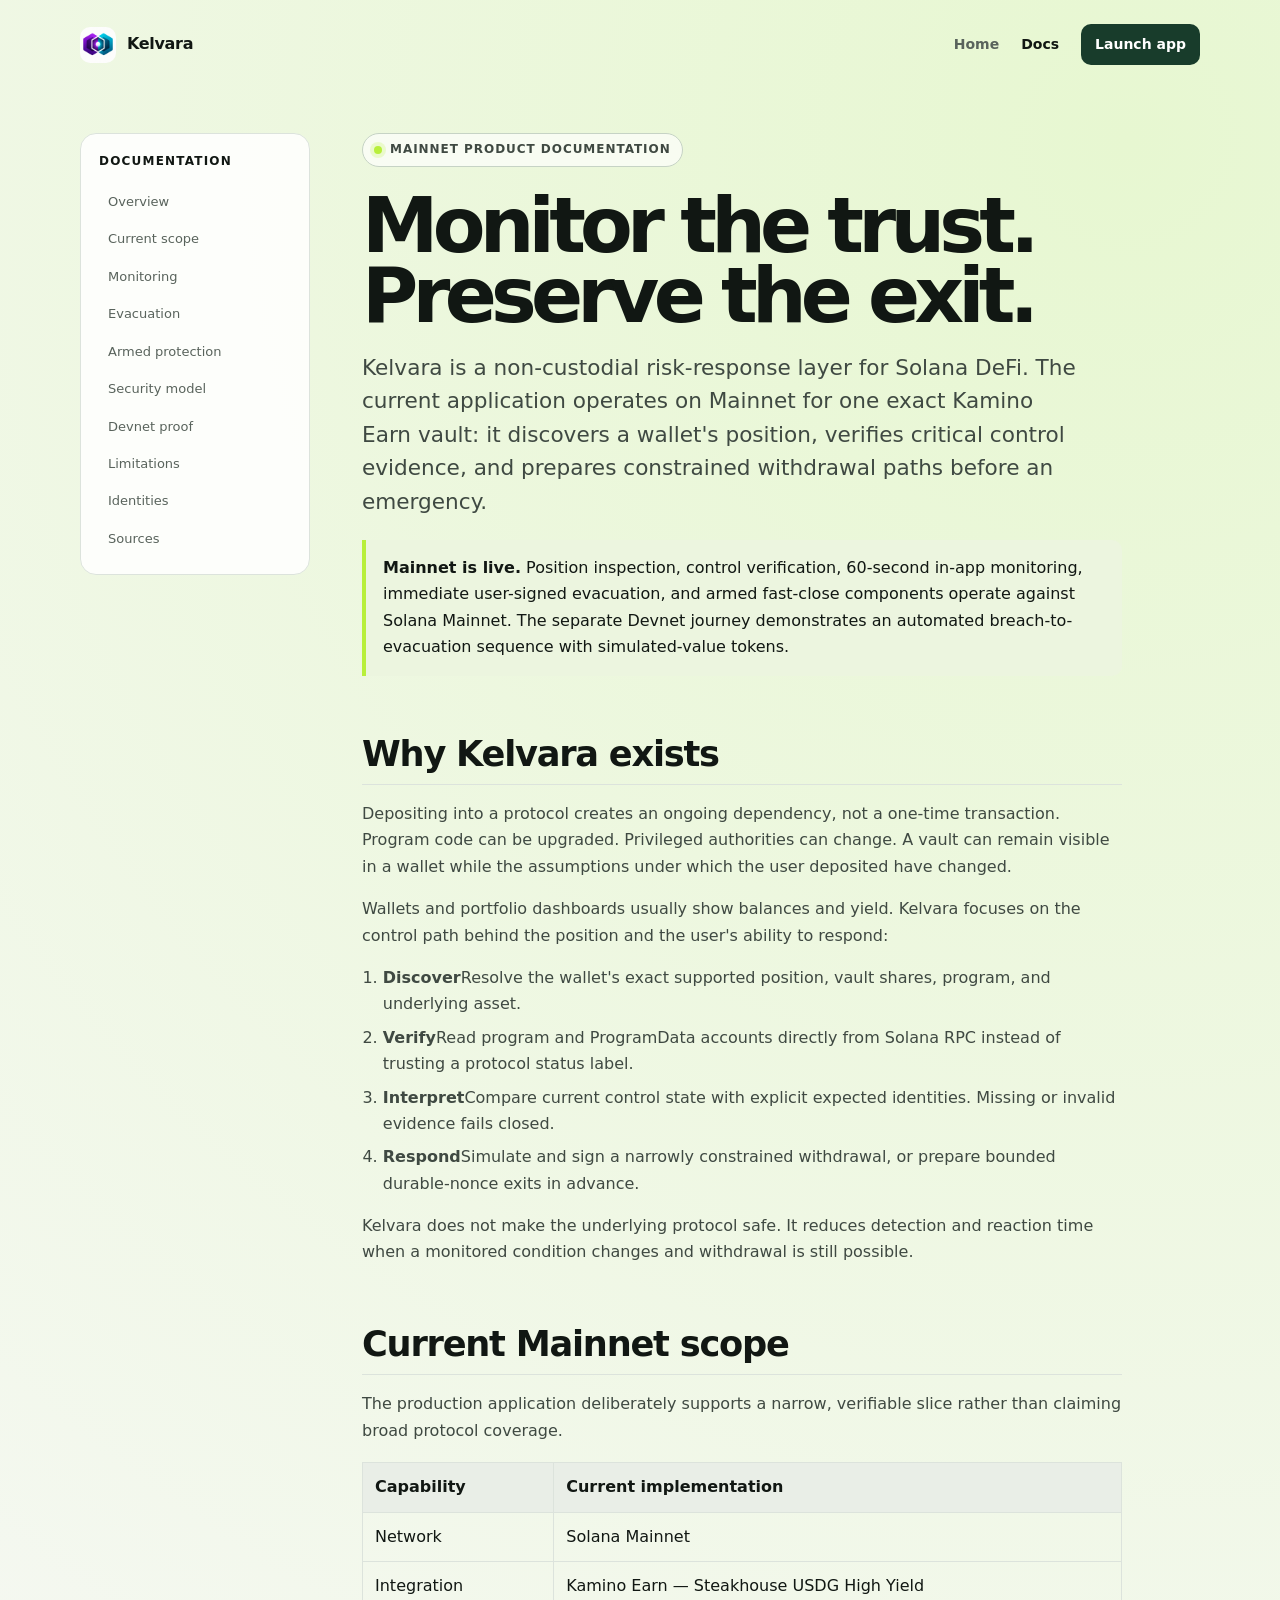
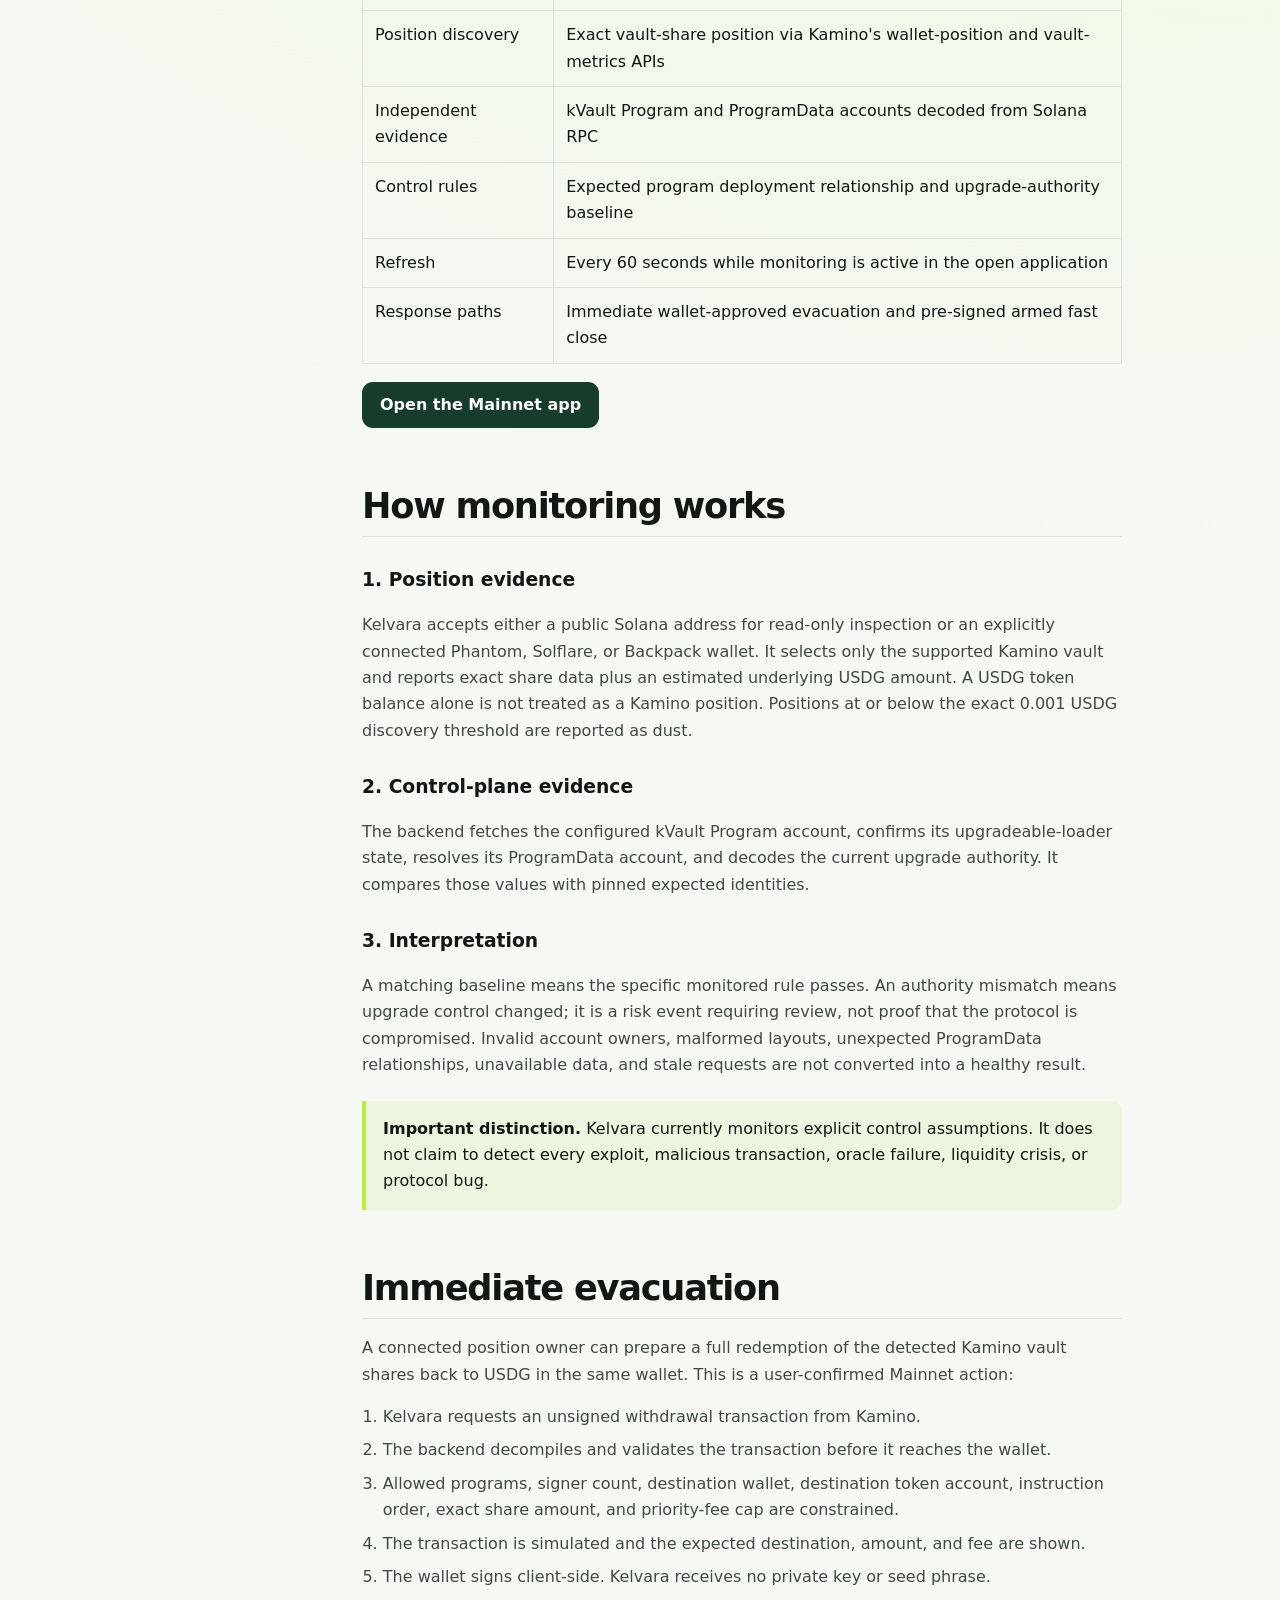
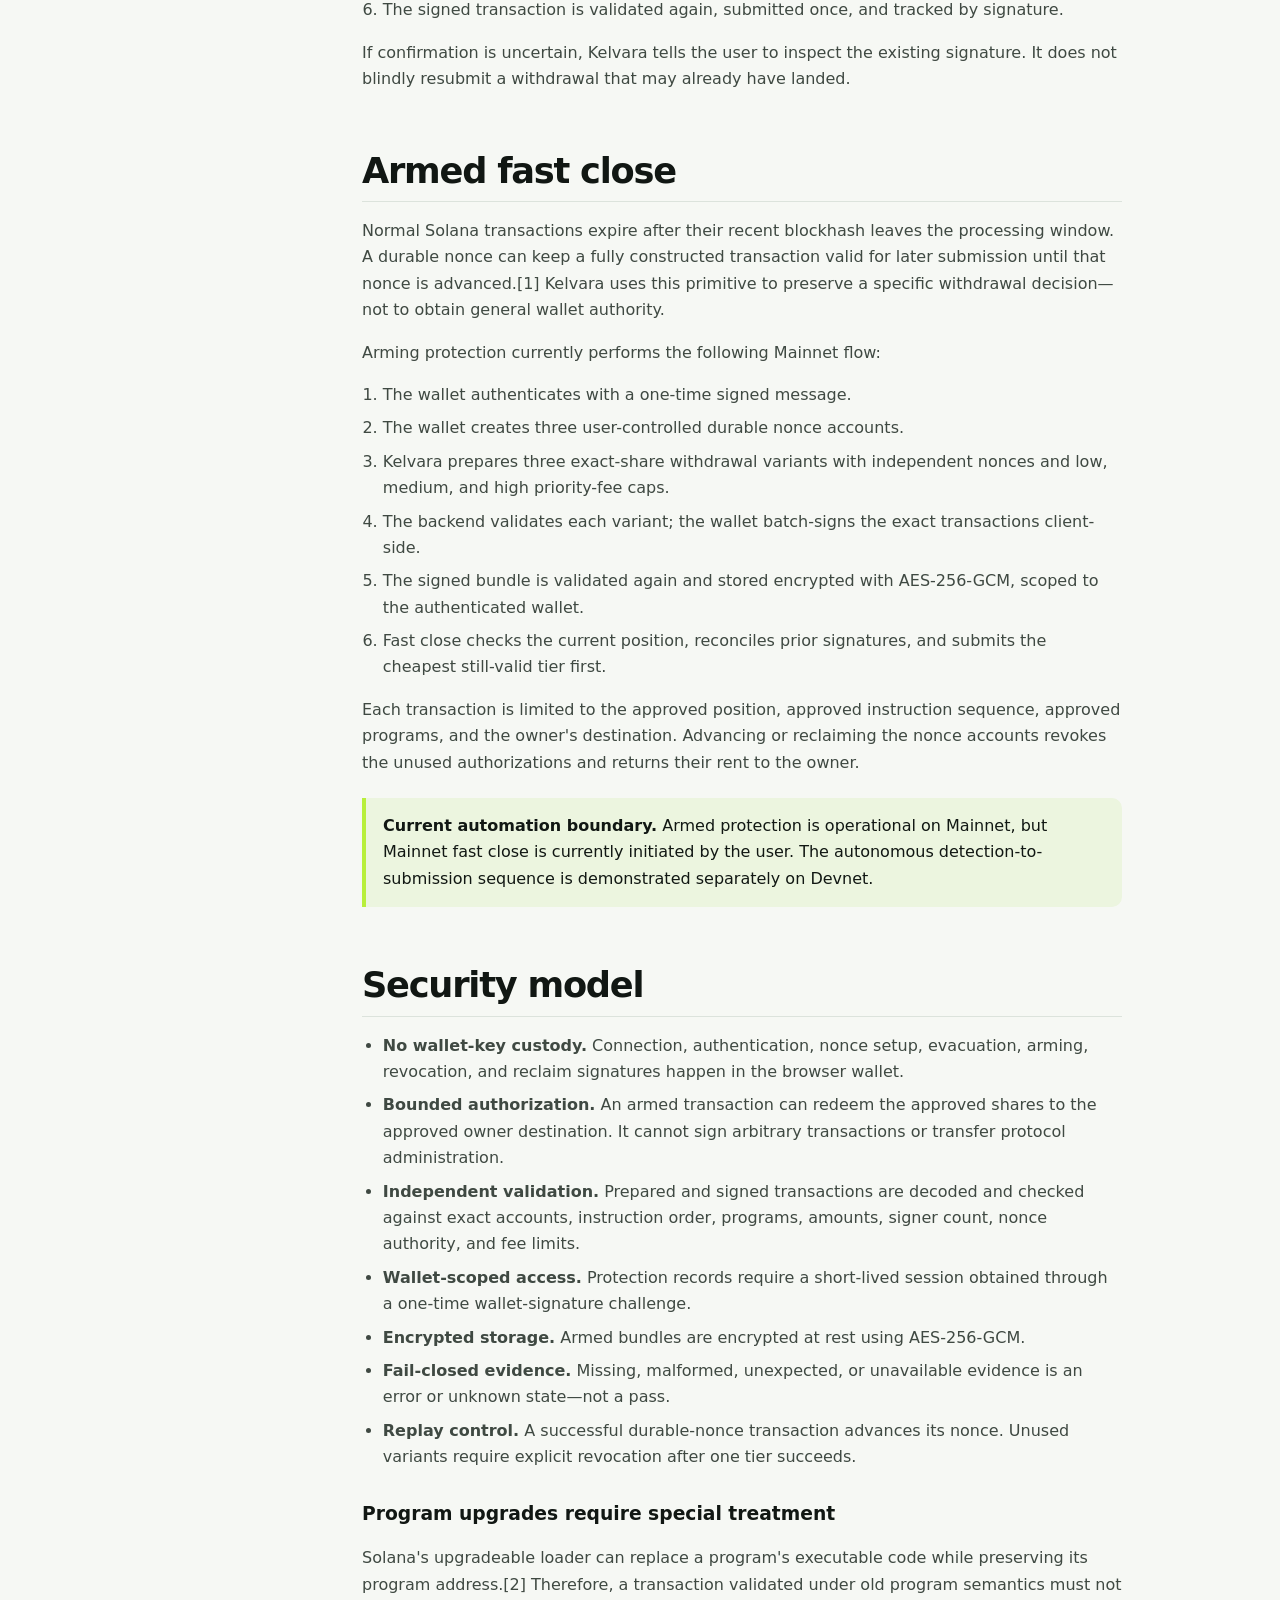
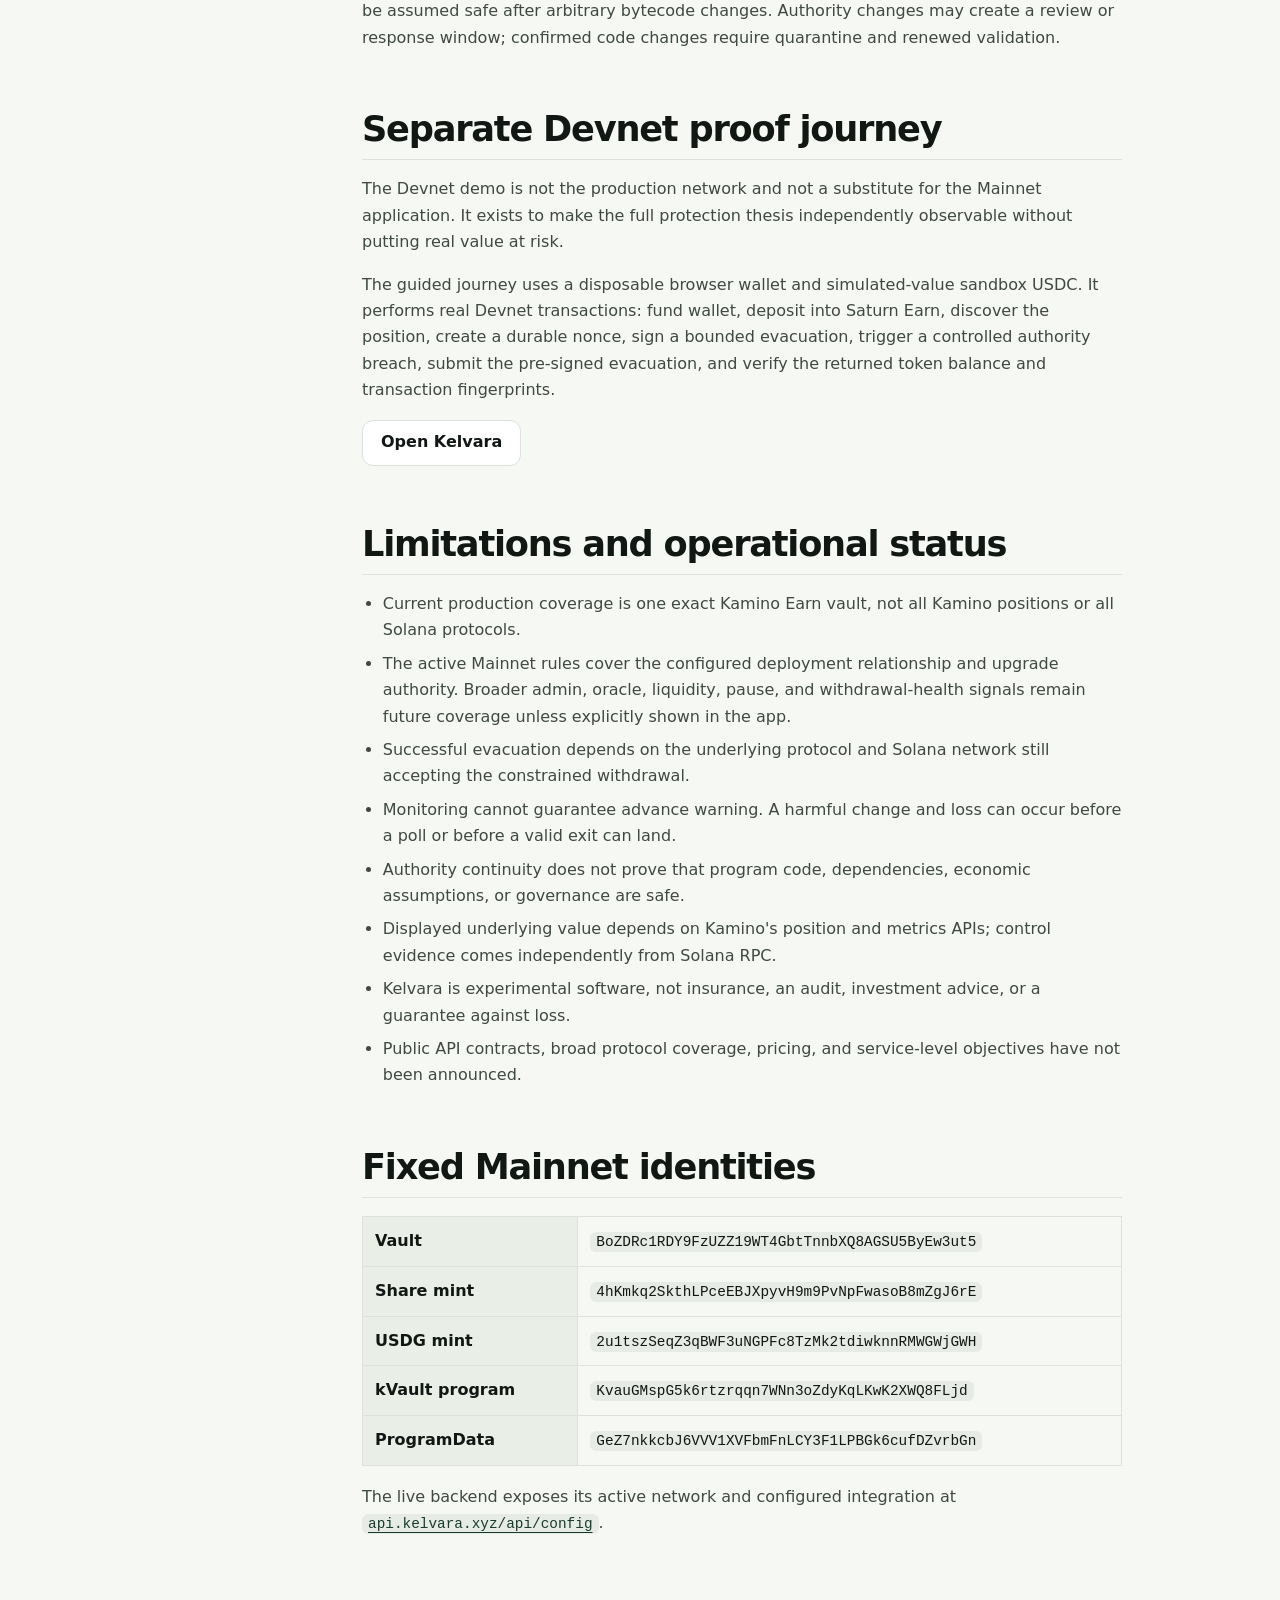
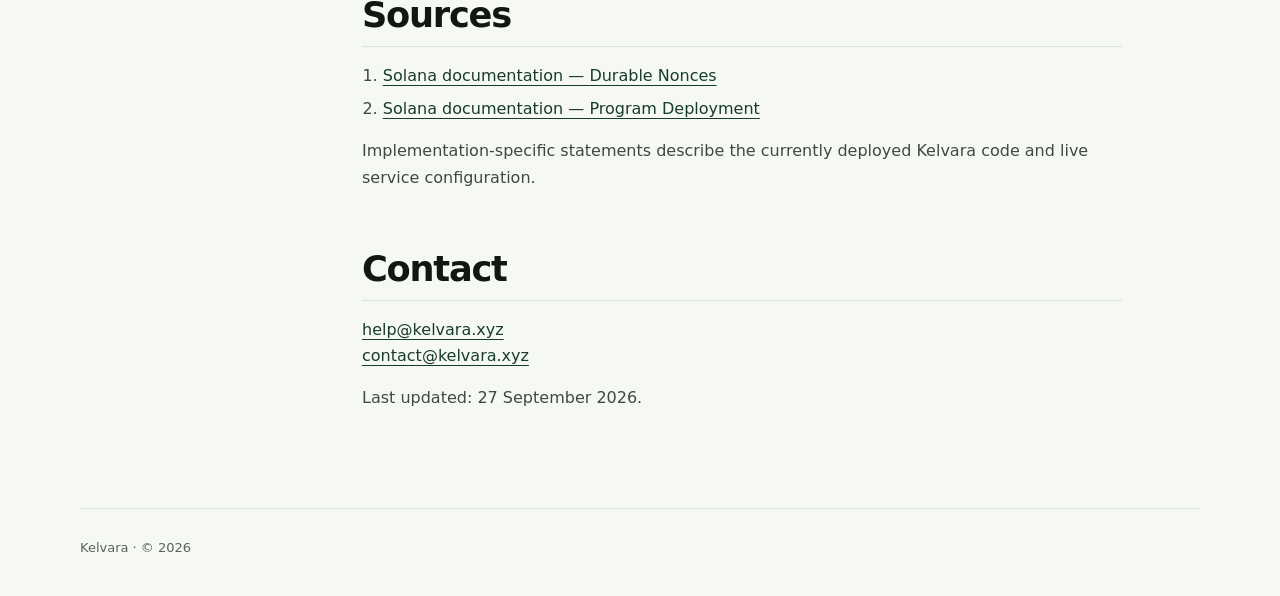
<file: docs/index.html>
<!doctype html>
<html lang="en">
<head>
  <meta charset="utf-8">
  <meta name="viewport" content="width=device-width,initial-scale=1">
  <title>Kelvara Docs | Mainnet Monitoring and Evacuation</title>
  <meta name="description" content="Current Kelvara documentation: Mainnet Kamino position discovery, control monitoring, user-signed evacuation, armed protection, security boundaries, and the separate Devnet proof journey.">
  <meta name="robots" content="index, follow, max-image-preview:large">
  <link rel="canonical" href="https://kelvara.xyz/docs/">
  <link rel="stylesheet" href="/assets/site.css?v=20260927-docs-current">
  <script src="/assets/posthog.js"></script>
  <link rel="icon" href="/assets/kelvara-icon.png?v=2" type="image/png">
  <link rel="shortcut icon" href="/assets/kelvara-icon.png?v=2" type="image/png">
  <link rel="apple-touch-icon" href="/assets/kelvara-icon.png?v=2">
  <meta name="theme-color" content="#183c2b">
  <meta property="og:type" content="article">
  <meta property="og:site_name" content="Kelvara">
  <meta property="og:title" content="Kelvara Docs | Mainnet Monitoring and Evacuation">
  <meta property="og:description" content="How Kelvara monitors a live Kamino Mainnet position and provides bounded, non-custodial evacuation paths.">
  <meta property="og:url" content="https://kelvara.xyz/docs/">
  <meta property="og:image" content="https://kelvara.xyz/og-image.svg">
  <meta name="twitter:card" content="summary_large_image">
  <meta name="twitter:title" content="Kelvara Docs | Mainnet Monitoring and Evacuation">
  <meta name="twitter:description" content="Current Mainnet capabilities, implementation, security boundaries, and Devnet proof journey.">
  <meta name="twitter:image" content="https://kelvara.xyz/og-image.svg">
  <script type="application/ld+json">{"@context":"https://schema.org","@type":"TechArticle","headline":"Kelvara Mainnet monitoring and evacuation","description":"Current implementation and security boundaries for Kelvara's Solana Mainnet protection application.","dateModified":"2026-09-27","url":"https://kelvara.xyz/docs/","publisher":{"@type":"Organization","name":"Kelvara","url":"https://kelvara.xyz/"}}</script>
</head>
<body>
  <header class="site-header wrap">
    <a class="brand" href="/" aria-label="Kelvara home"><img class="mark" src="/assets/kelvara-icon.png" alt="" width="36" height="36">Kelvara</a>
    <nav class="nav" aria-label="Main navigation"><a href="/">Home</a><a href="/docs/" aria-current="page">Docs</a><a class="nav-launch" href="https://app.kelvara.xyz">Launch app</a></nav>
  </header>

  <div class="docs-shell wrap">
    <aside class="toc">
      <strong>Documentation</strong>
      <nav aria-label="Documentation sections">
        <a href="#overview">Overview</a>
        <a href="#current-scope">Current scope</a>
        <a href="#monitoring">Monitoring</a>
        <a href="#evacuation">Evacuation</a>
        <a href="#armed-protection">Armed protection</a>
        <a href="#security">Security model</a>
        <a href="#devnet">Devnet proof</a>
        <a href="#limitations">Limitations</a>
        <a href="#identities">Identities</a>
        <a href="#sources">Sources</a>
      </nav>
    </aside>

    <main class="docs">
      <p class="eyebrow">Mainnet product documentation</p>
      <h1>Monitor the trust.<br>Preserve the exit.</h1>
      <p class="lead">Kelvara is a non-custodial risk-response layer for Solana DeFi. The current application operates on Mainnet for one exact Kamino Earn vault: it discovers a wallet's position, verifies critical control evidence, and prepares constrained withdrawal paths before an emergency.</p>

      <div class="note status-note"><strong>Mainnet is live.</strong> Position inspection, control verification, 60-second in-app monitoring, immediate user-signed evacuation, and armed fast-close components operate against Solana Mainnet. The separate Devnet journey demonstrates an automated breach-to-evacuation sequence with simulated-value tokens.</div>

      <section id="overview">
        <h2>Why Kelvara exists</h2>
        <p>Depositing into a protocol creates an ongoing dependency, not a one-time transaction. Program code can be upgraded. Privileged authorities can change. A vault can remain visible in a wallet while the assumptions under which the user deposited have changed.</p>
        <p>Wallets and portfolio dashboards usually show balances and yield. Kelvara focuses on the control path behind the position and the user's ability to respond:</p>
        <ol class="process-list">
          <li><strong>Discover</strong><span>Resolve the wallet's exact supported position, vault shares, program, and underlying asset.</span></li>
          <li><strong>Verify</strong><span>Read program and ProgramData accounts directly from Solana RPC instead of trusting a protocol status label.</span></li>
          <li><strong>Interpret</strong><span>Compare current control state with explicit expected identities. Missing or invalid evidence fails closed.</span></li>
          <li><strong>Respond</strong><span>Simulate and sign a narrowly constrained withdrawal, or prepare bounded durable-nonce exits in advance.</span></li>
        </ol>
        <p>Kelvara does not make the underlying protocol safe. It reduces detection and reaction time when a monitored condition changes and withdrawal is still possible.</p>
      </section>

      <section id="current-scope">
        <h2>Current Mainnet scope</h2>
        <p>The production application deliberately supports a narrow, verifiable slice rather than claiming broad protocol coverage.</p>
        <table>
          <thead><tr><th>Capability</th><th>Current implementation</th></tr></thead>
          <tbody>
            <tr><td>Network</td><td>Solana Mainnet</td></tr>
            <tr><td>Integration</td><td>Kamino Earn — Steakhouse USDG High Yield</td></tr>
            <tr><td>Position discovery</td><td>Exact vault-share position via Kamino's wallet-position and vault-metrics APIs</td></tr>
            <tr><td>Independent evidence</td><td>kVault Program and ProgramData accounts decoded from Solana RPC</td></tr>
            <tr><td>Control rules</td><td>Expected program deployment relationship and upgrade-authority baseline</td></tr>
            <tr><td>Refresh</td><td>Every 60 seconds while monitoring is active in the open application</td></tr>
            <tr><td>Response paths</td><td>Immediate wallet-approved evacuation and pre-signed armed fast close</td></tr>
          </tbody>
        </table>
        <p><a class="button docs-button" href="https://app.kelvara.xyz">Open the Mainnet app</a></p>
      </section>

      <section id="monitoring">
        <h2>How monitoring works</h2>
        <h3>1. Position evidence</h3>
        <p>Kelvara accepts either a public Solana address for read-only inspection or an explicitly connected Phantom, Solflare, or Backpack wallet. It selects only the supported Kamino vault and reports exact share data plus an estimated underlying USDG amount. A USDG token balance alone is not treated as a Kamino position. Positions at or below the exact 0.001 USDG discovery threshold are reported as dust.</p>

        <h3>2. Control-plane evidence</h3>
        <p>The backend fetches the configured kVault Program account, confirms its upgradeable-loader state, resolves its ProgramData account, and decodes the current upgrade authority. It compares those values with pinned expected identities.</p>

        <h3>3. Interpretation</h3>
        <p>A matching baseline means the specific monitored rule passes. An authority mismatch means upgrade control changed; it is a risk event requiring review, not proof that the protocol is compromised. Invalid account owners, malformed layouts, unexpected ProgramData relationships, unavailable data, and stale requests are not converted into a healthy result.</p>

        <div class="note"><strong>Important distinction.</strong> Kelvara currently monitors explicit control assumptions. It does not claim to detect every exploit, malicious transaction, oracle failure, liquidity crisis, or protocol bug.</div>
      </section>

      <section id="evacuation">
        <h2>Immediate evacuation</h2>
        <p>A connected position owner can prepare a full redemption of the detected Kamino vault shares back to USDG in the same wallet. This is a user-confirmed Mainnet action:</p>
        <ol>
          <li>Kelvara requests an unsigned withdrawal transaction from Kamino.</li>
          <li>The backend decompiles and validates the transaction before it reaches the wallet.</li>
          <li>Allowed programs, signer count, destination wallet, destination token account, instruction order, exact share amount, and priority-fee cap are constrained.</li>
          <li>The transaction is simulated and the expected destination, amount, and fee are shown.</li>
          <li>The wallet signs client-side. Kelvara receives no private key or seed phrase.</li>
          <li>The signed transaction is validated again, submitted once, and tracked by signature.</li>
        </ol>
        <p>If confirmation is uncertain, Kelvara tells the user to inspect the existing signature. It does not blindly resubmit a withdrawal that may already have landed.</p>
      </section>

      <section id="armed-protection">
        <h2>Armed fast close</h2>
        <p>Normal Solana transactions expire after their recent blockhash leaves the processing window. A durable nonce can keep a fully constructed transaction valid for later submission until that nonce is advanced.[1] Kelvara uses this primitive to preserve a specific withdrawal decision—not to obtain general wallet authority.</p>
        <p>Arming protection currently performs the following Mainnet flow:</p>
        <ol>
          <li>The wallet authenticates with a one-time signed message.</li>
          <li>The wallet creates three user-controlled durable nonce accounts.</li>
          <li>Kelvara prepares three exact-share withdrawal variants with independent nonces and low, medium, and high priority-fee caps.</li>
          <li>The backend validates each variant; the wallet batch-signs the exact transactions client-side.</li>
          <li>The signed bundle is validated again and stored encrypted with AES-256-GCM, scoped to the authenticated wallet.</li>
          <li>Fast close checks the current position, reconciles prior signatures, and submits the cheapest still-valid tier first.</li>
        </ol>
        <p>Each transaction is limited to the approved position, approved instruction sequence, approved programs, and the owner's destination. Advancing or reclaiming the nonce accounts revokes the unused authorizations and returns their rent to the owner.</p>
        <div class="note"><strong>Current automation boundary.</strong> Armed protection is operational on Mainnet, but Mainnet fast close is currently initiated by the user. The autonomous detection-to-submission sequence is demonstrated separately on Devnet.</div>
      </section>

      <section id="security">
        <h2>Security model</h2>
        <ul>
          <li><strong>No wallet-key custody.</strong> Connection, authentication, nonce setup, evacuation, arming, revocation, and reclaim signatures happen in the browser wallet.</li>
          <li><strong>Bounded authorization.</strong> An armed transaction can redeem the approved shares to the approved owner destination. It cannot sign arbitrary transactions or transfer protocol administration.</li>
          <li><strong>Independent validation.</strong> Prepared and signed transactions are decoded and checked against exact accounts, instruction order, programs, amounts, signer count, nonce authority, and fee limits.</li>
          <li><strong>Wallet-scoped access.</strong> Protection records require a short-lived session obtained through a one-time wallet-signature challenge.</li>
          <li><strong>Encrypted storage.</strong> Armed bundles are encrypted at rest using AES-256-GCM.</li>
          <li><strong>Fail-closed evidence.</strong> Missing, malformed, unexpected, or unavailable evidence is an error or unknown state—not a pass.</li>
          <li><strong>Replay control.</strong> A successful durable-nonce transaction advances its nonce. Unused variants require explicit revocation after one tier succeeds.</li>
        </ul>

        <h3>Program upgrades require special treatment</h3>
        <p>Solana's upgradeable loader can replace a program's executable code while preserving its program address.[2] Therefore, a transaction validated under old program semantics must not be assumed safe after arbitrary bytecode changes. Authority changes may create a review or response window; confirmed code changes require quarantine and renewed validation.</p>
      </section>

      <section id="devnet">
        <h2>Separate Devnet proof journey</h2>
        <p>The Devnet demo is not the production network and not a substitute for the Mainnet application. It exists to make the full protection thesis independently observable without putting real value at risk.</p>
        <p>The guided journey uses a disposable browser wallet and simulated-value sandbox USDC. It performs real Devnet transactions: fund wallet, deposit into Saturn Earn, discover the position, create a durable nonce, sign a bounded evacuation, trigger a controlled authority breach, submit the pre-signed evacuation, and verify the returned token balance and transaction fingerprints.</p>
        <p><a class="button secondary docs-button" href="/">Open Kelvara</a></p>
      </section>

      <section id="limitations">
        <h2>Limitations and operational status</h2>
        <ul>
          <li>Current production coverage is one exact Kamino Earn vault, not all Kamino positions or all Solana protocols.</li>
          <li>The active Mainnet rules cover the configured deployment relationship and upgrade authority. Broader admin, oracle, liquidity, pause, and withdrawal-health signals remain future coverage unless explicitly shown in the app.</li>
          <li>Successful evacuation depends on the underlying protocol and Solana network still accepting the constrained withdrawal.</li>
          <li>Monitoring cannot guarantee advance warning. A harmful change and loss can occur before a poll or before a valid exit can land.</li>
          <li>Authority continuity does not prove that program code, dependencies, economic assumptions, or governance are safe.</li>
          <li>Displayed underlying value depends on Kamino's position and metrics APIs; control evidence comes independently from Solana RPC.</li>
          <li>Kelvara is experimental software, not insurance, an audit, investment advice, or a guarantee against loss.</li>
          <li>Public API contracts, broad protocol coverage, pricing, and service-level objectives have not been announced.</li>
        </ul>
      </section>

      <section id="identities">
        <h2>Fixed Mainnet identities</h2>
        <table class="identity-table">
          <tbody>
            <tr><th>Vault</th><td><code>BoZDRc1RDY9FzUZZ19WT4GbtTnnbXQ8AGSU5ByEw3ut5</code></td></tr>
            <tr><th>Share mint</th><td><code>4hKmkq2SkthLPceEBJXpyvH9m9PvNpFwasoB8mZgJ6rE</code></td></tr>
            <tr><th>USDG mint</th><td><code>2u1tszSeqZ3qBWF3uNGPFc8TzMk2tdiwknnRMWGWjGWH</code></td></tr>
            <tr><th>kVault program</th><td><code>KvauGMspG5k6rtzrqqn7WNn3oZdyKqLKwK2XWQ8FLjd</code></td></tr>
            <tr><th>ProgramData</th><td><code>GeZ7nkkcbJ6VVV1XVFbmFnLCY3F1LPBGk6cufDZvrbGn</code></td></tr>
          </tbody>
        </table>
        <p>The live backend exposes its active network and configured integration at <a href="https://api.kelvara.xyz/api/config"><code>api.kelvara.xyz/api/config</code></a>.</p>
      </section>

      <section id="sources">
        <h2>Sources</h2>
        <ol class="sources-list">
          <li><a href="https://solana.com/docs/core/transactions/durable-nonces">Solana documentation — Durable Nonces</a></li>
          <li><a href="https://solana.com/docs/core/programs/program-deployment">Solana documentation — Program Deployment</a></li>
        </ol>
        <p>Implementation-specific statements describe the currently deployed Kelvara code and live service configuration.</p>
      </section>

      <section id="contact">
        <h2>Contact</h2>
        <p><a data-email-local="help" href="#">Help email</a><br><a data-email-local="contact" href="#">Contact email</a></p>
        <p>Last updated: <time datetime="2026-09-27">27 September 2026</time>.</p>
      </section>
    </main>
  </div>

  <footer class="site-footer wrap"><span>Kelvara · © <span data-current-year></span></span></footer>
  <script>document.querySelectorAll('[data-current-year]').forEach((element) => { element.textContent = new Date().getFullYear(); });document.querySelectorAll('[data-email-local]').forEach((element)=>{const address=`${element.dataset.emailLocal}${String.fromCharCode(64)}kelvara.xyz`;element.href=`mailto:${address}`;element.textContent=address;});</script>
</body>
</html>
</file>
<file: assets/site.css>
:root{color-scheme:light;--ink:#111713;--muted:#59635c;--line:#dce3dc;--paper:#f6f8f4;--card:#fff;--signal:#b8ef3b;--deep:#183c2b;--blue:#2257d6;--shadow:0 18px 60px rgba(24,60,43,.08)}*{box-sizing:border-box}html{scroll-behavior:smooth}body{margin:0;background:radial-gradient(circle at 88% 2%,#e7f7d1 0,transparent 30%),var(--paper);color:var(--ink);font:16px/1.65 Inter,ui-sans-serif,system-ui,-apple-system,BlinkMacSystemFont,"Segoe UI",sans-serif}a{color:var(--deep);text-underline-offset:4px}.wrap{width:min(1120px,calc(100% - 40px));margin:auto}.site-header{display:flex;align-items:center;justify-content:space-between;padding:24px 0}.brand{display:flex;align-items:center;gap:11px;color:var(--ink);text-decoration:none;font-weight:800;letter-spacing:-.02em}.mark{display:block;width:36px;height:36px;border-radius:10px;object-fit:cover}.nav{display:flex;gap:22px;align-items:center}.nav a{text-decoration:none;color:var(--muted);font-size:14px;font-weight:650}.nav a:hover,.nav a[aria-current=page]{color:var(--ink)}.nav .nav-launch{padding:9px 14px;border-radius:10px;background:var(--deep);color:#fff}.nav .nav-launch:hover{color:var(--signal)}.hero{padding:92px 0 110px}.eyebrow{display:inline-flex;gap:8px;align-items:center;margin:0 0 24px;padding:6px 11px;border:1px solid #c6d3c5;border-radius:999px;background:rgba(255,255,255,.66);font-size:12px;font-weight:800;letter-spacing:.08em;text-transform:uppercase}.eyebrow::before{content:"";width:8px;height:8px;border-radius:50%;background:var(--signal);box-shadow:0 0 0 4px rgba(184,239,59,.22)}h1{max-width:900px;margin:0;font-size:clamp(3.4rem,9vw,7.2rem);line-height:.91;letter-spacing:-.075em}h1 span{color:var(--deep)}.lead{max-width:720px;margin:30px 0 0;color:var(--muted);font-size:clamp(1.08rem,2vw,1.35rem);line-height:1.55}.actions{display:flex;flex-wrap:wrap;gap:12px;margin-top:34px}.button{display:inline-flex;align-items:center;justify-content:center;min-height:46px;padding:0 18px;border-radius:11px;background:var(--deep);color:#fff;text-decoration:none;font-weight:750}.button.secondary{border:1px solid var(--line);background:var(--card);color:var(--ink)}.button.tertiary{border:1px solid transparent;background:transparent;color:var(--deep)}.status-button{margin-top:20px;background:var(--signal);color:var(--deep)}.section{padding:76px 0;border-top:1px solid var(--line)}.section h2{max-width:700px;margin:0 0 14px;font-size:clamp(2rem,5vw,3.6rem);line-height:1;letter-spacing:-.055em}.section-intro{max-width:720px;margin:0;color:var(--muted);font-size:1.08rem}.grid{display:grid;grid-template-columns:repeat(3,1fr);gap:16px;margin-top:36px}.card{padding:25px;border:1px solid var(--line);border-radius:18px;background:rgba(255,255,255,.82);box-shadow:var(--shadow)}.card .number{display:grid;place-items:center;width:30px;height:30px;border-radius:50%;background:var(--signal);font-size:12px;font-weight:900}.card h3{margin:18px 0 7px;font-size:1.15rem}.card p{margin:0;color:var(--muted)}.status{display:grid;grid-template-columns:1fr 1fr;gap:28px;align-items:start}.status-box{padding:28px;border-radius:20px;background:var(--deep);color:#fff}.status-box strong{display:block;margin-bottom:8px;color:var(--signal);font-size:.75rem;letter-spacing:.1em;text-transform:uppercase}.status-box p{margin:0;color:#d8e3dc}.site-footer{display:flex;justify-content:space-between;gap:20px;padding:28px 0 40px;border-top:1px solid var(--line);color:var(--muted);font-size:13px}.docs-shell{display:grid;grid-template-columns:230px minmax(0,760px);gap:52px;padding:44px 0 80px}.toc{position:sticky;top:22px;align-self:start;padding:18px;border:1px solid var(--line);border-radius:16px;background:rgba(255,255,255,.85)}.toc strong{display:block;margin-bottom:12px;font-size:12px;letter-spacing:.1em;text-transform:uppercase}.toc nav{display:flex;flex-direction:column;gap:2px}.toc a{padding:7px 9px;border-radius:8px;color:var(--muted);text-decoration:none;font-size:13px}.toc a:hover{background:#edf5e4;color:var(--ink)}.docs h1{max-width:none;font-size:clamp(2.8rem,7vw,4.8rem)}.docs .lead{margin-top:20px}.docs h2{margin:58px 0 12px;padding-bottom:10px;border-bottom:1px solid var(--line);font-size:clamp(1.55rem,4vw,2.2rem);line-height:1.15;letter-spacing:-.035em}.docs h3{margin:28px 0 8px}.docs p,.docs li{color:#3f4942}.docs code{padding:2px 6px;border-radius:6px;background:#e7ebe5;font-size:.9em;overflow-wrap:anywhere}.docs .note{margin:22px 0;padding:15px 17px;border-left:4px solid var(--signal);border-radius:0 10px 10px 0;background:#ecf5df}.docs table{width:100%;border-collapse:collapse;margin:18px 0}.docs th,.docs td{padding:11px 12px;border:1px solid var(--line);text-align:left;vertical-align:top}.docs th{background:#e9eee7}.docs ul,.docs ol{padding-left:1.3rem}.docs li+li{margin-top:7px}@media(max-width:780px){.wrap{width:min(100% - 26px,720px)}.site-header{padding:16px 0}.nav{gap:14px}.hero{padding:64px 0 78px}.grid,.status{grid-template-columns:1fr}.section{padding:56px 0}.docs-shell{display:block;padding:18px 0 60px}.toc{position:static;margin-bottom:36px}.toc nav{display:grid;grid-template-columns:1fr 1fr}.site-footer{display:block}.site-footer span{display:block;margin-top:6px}}@media(max-width:430px){h1{font-size:3.3rem}.nav a:first-child{display:none}.toc nav{grid-template-columns:1fr}.card{padding:20px}}
</file>
